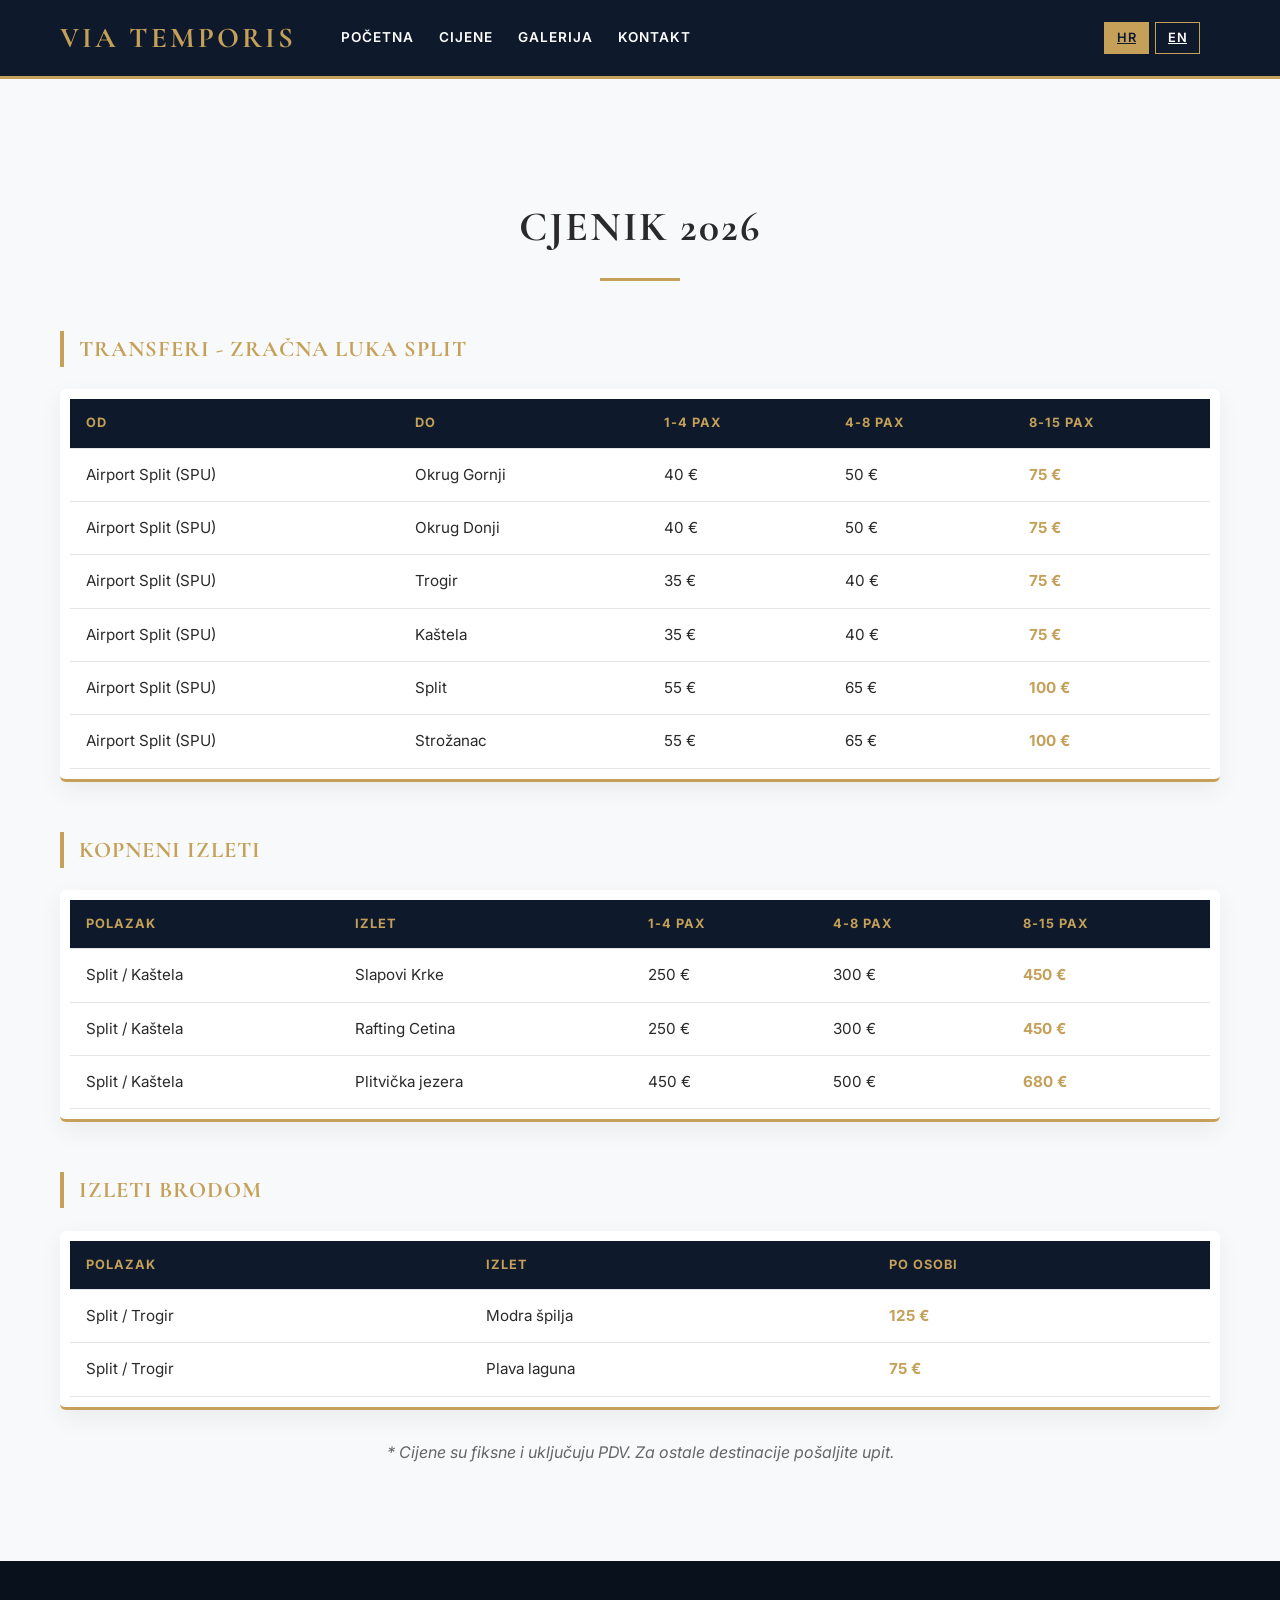
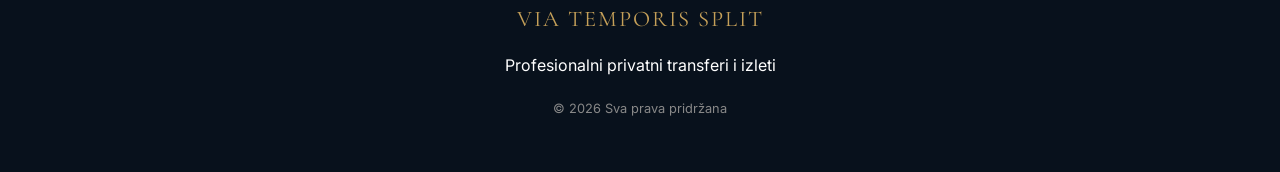
<file: cijene.html>
<!DOCTYPE html>
<html lang="hr">

<head>
    <meta charset="UTF-8">
    <meta name="viewport" content="width=device-width, initial-scale=1.0">
    <title>Cjenik | Via Temporis Split</title>
    <meta name="description"
        content="Cjenik privatnih transfera i izleta iz Splita. Aerodromski transferi, izleti na Plitvice, Krku, Cetinu, Modru špilju i Plavu lagunu.">

    <meta property="og:title" content="Cjenik | Via Temporis Split">
    <meta property="og:description" content="Fiksne cijene transfera iz Splita i izleta po Hrvatskoj.">
    <meta property="og:type" content="website">
    <meta property="og:locale" content="hr_HR">

    <!-- Hreflang -->
    <link rel="alternate" hreflang="hr" href="https://viatemporis.hr/cijene.html">
    <link rel="alternate" hreflang="en" href="https://viatemporis.hr/en/prices.html">
    <link rel="alternate" hreflang="x-default" href="https://viatemporis.hr/cijene.html">

    <link rel="stylesheet" href="css/style.css">
</head>

<body>

    <header>
        <div class="nav-container">
            <div class="logo">VIA TEMPORIS</div>

            <nav id="mobileNav">
                <a href="index.html">Početna</a>
                <a href="cijene.html">Cijene</a>
                <a href="galerija.html">Galerija</a>
                <a href="kontakt.html">Kontakt</a>
            </nav>

            <div class="lang-switcher">
                <a href="cijene.html" class="lang-btn active">HR</a>
                <a href="en/prices.html" class="lang-btn">EN</a>
            </div>

            <div class="hamburger" onclick="toggleMenu()">
                <div></div>
                <div></div>
                <div></div>
            </div>
        </div>
    </header>

    <section class="section">
        <h2 class="section-title">Cjenik 2026</h2>

        <!-- AERODROMSKI TRANSFERI -->
        <div class="price-category">
            <h3>Transferi - Zračna luka Split</h3>
            <div class="price-table-wrapper">
                <table>
                    <thead>
                        <tr>
                            <th>Od</th>
                            <th>Do</th>
                            <th>1-4 pax</th>
                            <th>4-8 pax</th>
                            <th>8-15 pax</th>
                        </tr>
                    </thead>
                    <tbody>
                        <tr>
                            <td>Airport Split (SPU)</td>
                            <td>Okrug Gornji</td>
                            <td>40 €</td>
                            <td>50 €</td>
                            <td>75 €</td>
                        </tr>
                        <tr>
                            <td>Airport Split (SPU)</td>
                            <td>Okrug Donji</td>
                            <td>40 €</td>
                            <td>50 €</td>
                            <td>75 €</td>
                        </tr>
                        <tr>
                            <td>Airport Split (SPU)</td>
                            <td>Trogir</td>
                            <td>35 €</td>
                            <td>40 €</td>
                            <td>75 €</td>
                        </tr>
                        <tr>
                            <td>Airport Split (SPU)</td>
                            <td>Kaštela</td>
                            <td>35 €</td>
                            <td>40 €</td>
                            <td>75 €</td>
                        </tr>
                        <tr>
                            <td>Airport Split (SPU)</td>
                            <td>Split</td>
                            <td>55 €</td>
                            <td>65 €</td>
                            <td>100 €</td>
                        </tr>
                        <tr>
                            <td>Airport Split (SPU)</td>
                            <td>Strožanac</td>
                            <td>55 €</td>
                            <td>65 €</td>
                            <td>100 €</td>
                        </tr>
                    </tbody>
                </table>
            </div>
        </div>

        <!-- KOPNENI IZLETI -->
        <div class="price-category">
            <h3>Kopneni izleti</h3>
            <div class="price-table-wrapper">
                <table>
                    <thead>
                        <tr>
                            <th>Polazak</th>
                            <th>Izlet</th>
                            <th>1-4 pax</th>
                            <th>4-8 pax</th>
                            <th>8-15 pax</th>
                        </tr>
                    </thead>
                    <tbody>
                        <tr>
                            <td>Split / Kaštela</td>
                            <td>Slapovi Krke</td>
                            <td>250 €</td>
                            <td>300 €</td>
                            <td>450 €</td>
                        </tr>
                        <tr>
                            <td>Split / Kaštela</td>
                            <td>Rafting Cetina</td>
                            <td>250 €</td>
                            <td>300 €</td>
                            <td>450 €</td>
                        </tr>
                        <tr>
                            <td>Split / Kaštela</td>
                            <td>Plitvička jezera</td>
                            <td>450 €</td>
                            <td>500 €</td>
                            <td>680 €</td>
                        </tr>
                    </tbody>
                </table>
            </div>
        </div>

        <!-- BRODSKI IZLETI -->
        <div class="price-category">
            <h3>Izleti brodom</h3>
            <div class="price-table-wrapper">
                <table>
                    <thead>
                        <tr>
                            <th>Polazak</th>
                            <th>Izlet</th>
                            <th>Po osobi</th>
                        </tr>
                    </thead>
                    <tbody>
                        <tr>
                            <td>Split / Trogir</td>
                            <td>Modra špilja</td>
                            <td>125 €</td>
                        </tr>
                        <tr>
                            <td>Split / Trogir</td>
                            <td>Plava laguna</td>
                            <td>75 €</td>
                        </tr>
                    </tbody>
                </table>
            </div>
        </div>

        <p class="price-note">
            * Cijene su fiksne i uključuju PDV. Za ostale destinacije pošaljite upit.
        </p>
    </section>

    <footer>
        <div class="logo-footer">VIA TEMPORIS SPLIT</div>
        <p>Profesionalni privatni transferi i izleti</p>
        <p class="copyright">&copy; 2026 Sva prava pridržana</p>
    </footer>

    <script src="js/main.js"></script>
</body>

</html>
</file>
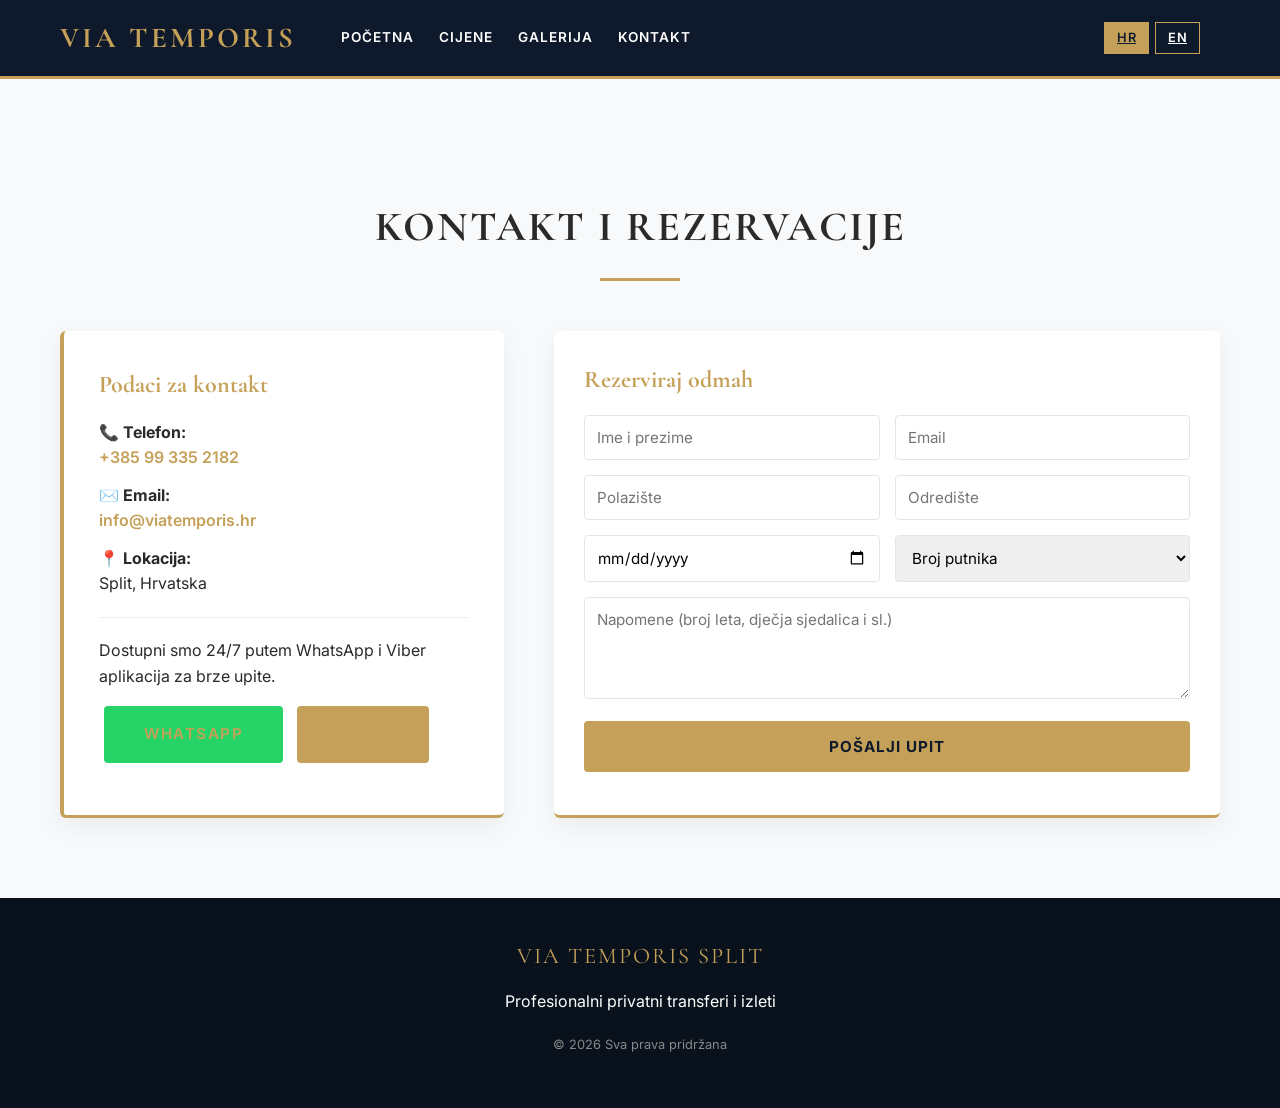
<file: kontakt.html>
<!DOCTYPE html>
<html lang="hr">

<head>
    <meta charset="UTF-8">
    <meta name="viewport" content="width=device-width, initial-scale=1.0">
    <title>Kontakt i Rezervacije | Via Temporis Split</title>
    <meta name="description"
        content="Rezervirajte privatni transfer ili izlet iz Splita — telefon, email, WhatsApp ili online forma. Dostupni 24/7.">

    <meta property="og:title" content="Kontakt | Via Temporis Split">
    <meta property="og:description"
        content="Rezervirajte privatni transfer ili izlet — dostupni 24/7 putem WhatsApp i Viber.">
    <meta property="og:type" content="website">
    <meta property="og:locale" content="hr_HR">

    <!-- Hreflang -->
    <link rel="alternate" hreflang="hr" href="https://viatemporis.hr/kontakt.html">
    <link rel="alternate" hreflang="en" href="https://viatemporis.hr/en/contact.html">
    <link rel="alternate" hreflang="x-default" href="https://viatemporis.hr/kontakt.html">

    <link rel="stylesheet" href="css/style.css">
</head>

<body>

    <header>
        <div class="nav-container">
            <div class="logo">VIA TEMPORIS</div>

            <nav id="mobileNav">
                <a href="index.html">Početna</a>
                <a href="cijene.html">Cijene</a>
                <a href="galerija.html">Galerija</a>
                <a href="kontakt.html">Kontakt</a>
            </nav>

            <div class="lang-switcher">
                <a href="kontakt.html" class="lang-btn active">HR</a>
                <a href="en/contact.html" class="lang-btn">EN</a>
            </div>

            <div class="hamburger" onclick="toggleMenu()">
                <div></div>
                <div></div>
                <div></div>
            </div>
        </div>
    </header>

    <section class="section">
        <h2 class="section-title">Kontakt i Rezervacije</h2>

        <div class="contact-wrapper">

            <!-- LIJEVO: KONTAKT INFO -->
            <div class="card contact-info">
                <h3>Podaci za kontakt</h3>

                <p>
                    <strong>📞 Telefon:</strong><br>
                    <a href="tel:+385993352182">+385 99 335 2182</a>
                </p>

                <p>
                    <strong>✉️ Email:</strong><br>
                    <a href="mailto:info@viatemporis.hr">info@viatemporis.hr</a>
                </p>

                <p>
                    <strong>📍 Lokacija:</strong><br>
                    Split, Hrvatska
                </p>

                <hr style="border: 0; border-top: 1px solid #eee; margin: 20px 0;">

                <p>Dostupni smo 24/7 putem WhatsApp i Viber aplikacija za brze upite.</p>

                <p>
                    <a href="https://wa.me/385993352182" class="cta-btn cta-whatsapp">WhatsApp</a>
                    <a href="viber://chat?number=%2B385993352182" class="cta-btn">Viber</a>
                </p>
            </div>

            <!-- DESNO: BOOKING FORMA -->
            <div class="booking-form card">
                <h3>Rezerviraj odmah</h3>

                <!--
                  Forma koristi Web3Forms (besplatno, bez backenda).
                  1) Idi na https://web3forms.com
                  2) Upiši svoj email i dobit ćeš access_key
                  3) Zalijepi key u value="..." ispod
                -->
                <form action="https://api.web3forms.com/submit" method="POST">
                    <input type="hidden" name="access_key" value="YOUR-WEB3FORMS-KEY-HERE">
                    <input type="hidden" name="subject" value="Nova rezervacija - Via Temporis">
                    <input type="hidden" name="from_name" value="Via Temporis Web (HR)">
                    <input type="checkbox" name="botcheck" style="display:none;">

                    <div class="form-row">
                        <input type="text" name="name" required placeholder="Ime i prezime">
                        <input type="email" name="email" required placeholder="Email">
                    </div>

                    <div class="form-row">
                        <input type="text" name="pickup" required placeholder="Polazište">
                        <input type="text" name="destination" required placeholder="Odredište">
                    </div>

                    <div class="form-row">
                        <input type="date" name="date" required>
                        <select name="passengers" required>
                            <option value="">Broj putnika</option>
                            <option value="1-3">1-3</option>
                            <option value="4-7">4-7 osoba (V-Class)</option>
                            <option value="8-15">8-15 osoba (2 kombija)</option>
                        </select>
                    </div>

                    <textarea name="notes" rows="4"
                        placeholder="Napomene (broj leta, dječja sjedalica i sl.)"></textarea>

                    <button type="submit">Pošalji upit</button>
                </form>
            </div>
        </div>
    </section>

    <footer>
        <div class="logo-footer">VIA TEMPORIS SPLIT</div>
        <p>Profesionalni privatni transferi i izleti</p>
        <p class="copyright">&copy; 2026 Sva prava pridržana</p>
    </footer>

    <script src="js/main.js"></script>
</body>

</html>
</file>
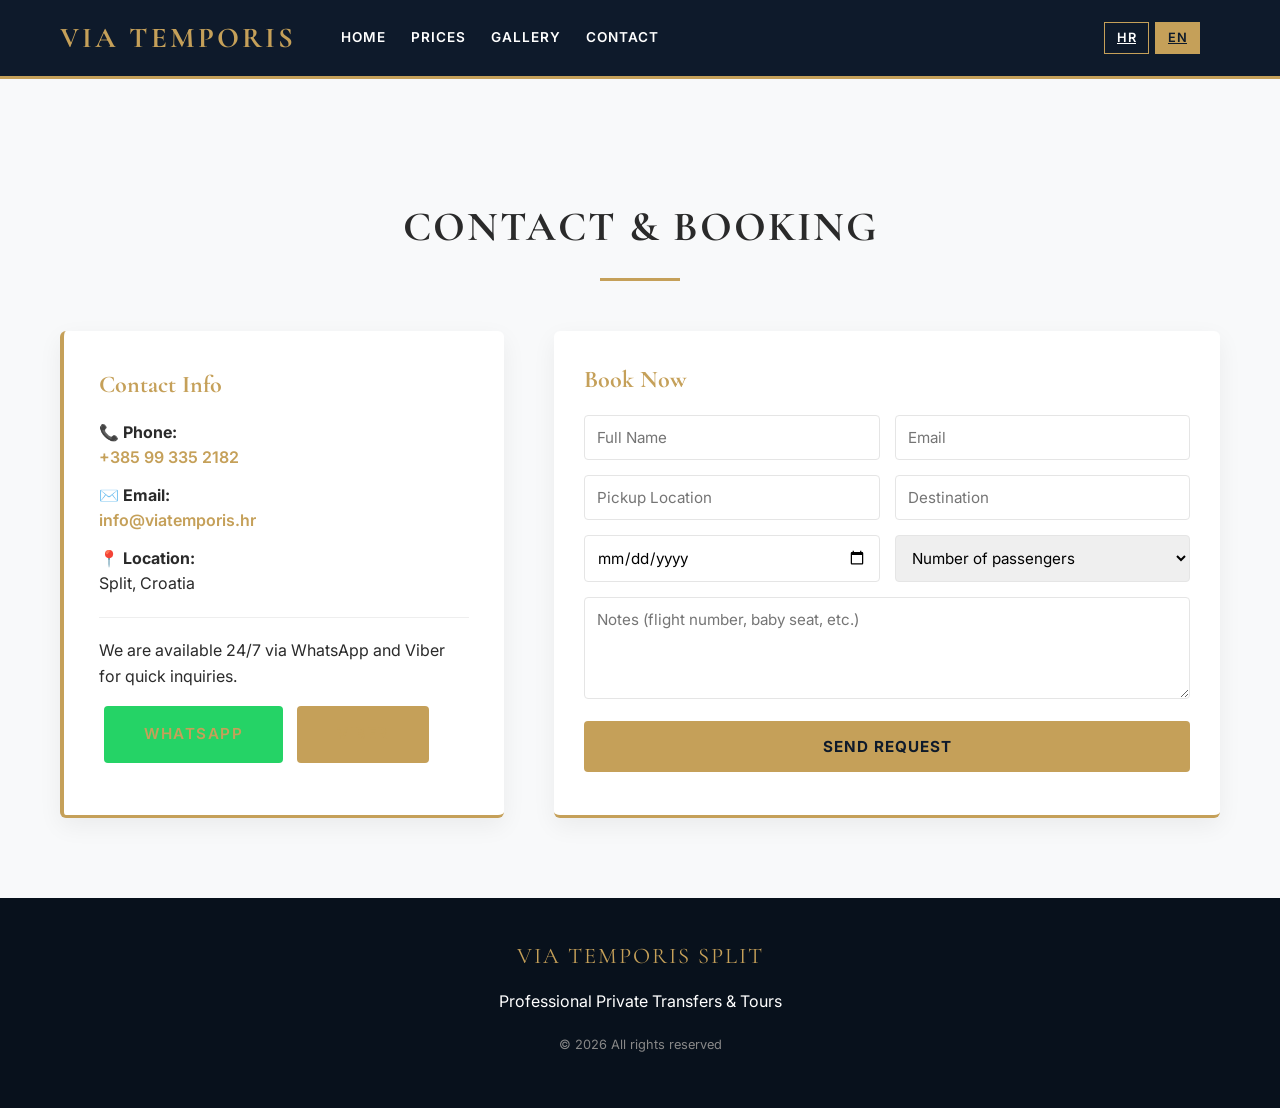
<file: en/contact.html>
<!DOCTYPE html>
<html lang="en">

<head>
    <meta charset="UTF-8">
    <meta name="viewport" content="width=device-width, initial-scale=1.0">
    <title>Contact &amp; Booking | Via Temporis Split</title>
    <meta name="description"
        content="Book your private transfer or tour from Split — phone, email, WhatsApp or online form. Available 24/7.">

    <meta property="og:title" content="Contact | Via Temporis Split">
    <meta property="og:description" content="Book a private transfer or tour — available 24/7 via WhatsApp and Viber.">
    <meta property="og:type" content="website">
    <meta property="og:locale" content="en_US">

    <!-- Hreflang -->
    <link rel="alternate" hreflang="hr" href="https://viatemporis.hr/kontakt.html">
    <link rel="alternate" hreflang="en" href="https://viatemporis.hr/en/contact.html">
    <link rel="alternate" hreflang="x-default" href="https://viatemporis.hr/kontakt.html">

    <link rel="stylesheet" href="../css/style.css">
</head>

<body>

    <header>
        <div class="nav-container">
            <div class="logo">VIA TEMPORIS</div>

            <nav id="mobileNav">
                <a href="index.html">Home</a>
                <a href="prices.html">Prices</a>
                <a href="gallery.html">Gallery</a>
                <a href="contact.html">Contact</a>
            </nav>

            <div class="lang-switcher">
                <a href="../kontakt.html" class="lang-btn">HR</a>
                <a href="contact.html" class="lang-btn active">EN</a>
            </div>

            <div class="hamburger" onclick="toggleMenu()">
                <div></div>
                <div></div>
                <div></div>
            </div>
        </div>
    </header>

    <section class="section">
        <h2 class="section-title">Contact &amp; Booking</h2>

        <div class="contact-wrapper">

            <!-- LEFT: CONTACT INFO -->
            <div class="card contact-info">
                <h3>Contact Info</h3>

                <p>
                    <strong>📞 Phone:</strong><br>
                    <a href="tel:+385993352182">+385 99 335 2182</a>
                </p>

                <p>
                    <strong>✉️ Email:</strong><br>
                    <a href="mailto:info@viatemporis.hr">info@viatemporis.hr</a>
                </p>

                <p>
                    <strong>📍 Location:</strong><br>
                    Split, Croatia
                </p>

                <hr style="border: 0; border-top: 1px solid #eee; margin: 20px 0;">

                <p>We are available 24/7 via WhatsApp and Viber for quick inquiries.</p>

                <p>
                    <a href="https://wa.me/385993352182" class="cta-btn cta-whatsapp">WhatsApp</a>
                    <a href="viber://chat?number=%2B385993352182" class="cta-btn">Viber</a>
                </p>
            </div>

            <!-- RIGHT: BOOKING FORM -->
            <div class="booking-form card">
                <h3>Book Now</h3>

                <!--
                  Form uses Web3Forms (free, no backend required).
                  1) Go to https://web3forms.com
                  2) Enter your email to get an access_key
                  3) Paste it into value="..." below
                -->
                <form action="https://api.web3forms.com/submit" method="POST">
                    <input type="hidden" name="access_key" value="YOUR-WEB3FORMS-KEY-HERE">
                    <input type="hidden" name="subject" value="New Booking - Via Temporis">
                    <input type="hidden" name="from_name" value="Via Temporis Web (EN)">
                    <input type="checkbox" name="botcheck" style="display:none;">

                    <div class="form-row">
                        <input type="text" name="name" required placeholder="Full Name">
                        <input type="email" name="email" required placeholder="Email">
                    </div>

                    <div class="form-row">
                        <input type="text" name="pickup" required placeholder="Pickup Location">
                        <input type="text" name="destination" required placeholder="Destination">
                    </div>

                    <div class="form-row">
                        <input type="date" name="date" required>
                        <select name="passengers" required>
                            <option value="">Number of passengers</option>
                            <option value="1-3">1-3</option>
                            <option value="4-7">4-7 persons (V-Class)</option>
                            <option value="8-15">8-15 persons (2 vans)</option>
                        </select>
                    </div>

                    <textarea name="notes" rows="4" placeholder="Notes (flight number, baby seat, etc.)"></textarea>

                    <button type="submit">Send Request</button>
                </form>
            </div>
        </div>
    </section>

    <footer>
        <div class="logo-footer">VIA TEMPORIS SPLIT</div>
        <p>Professional Private Transfers &amp; Tours</p>
        <p class="copyright">&copy; 2026 All rights reserved</p>
    </footer>

    <script src="../js/main.js"></script>
</body>

</html>
</file>
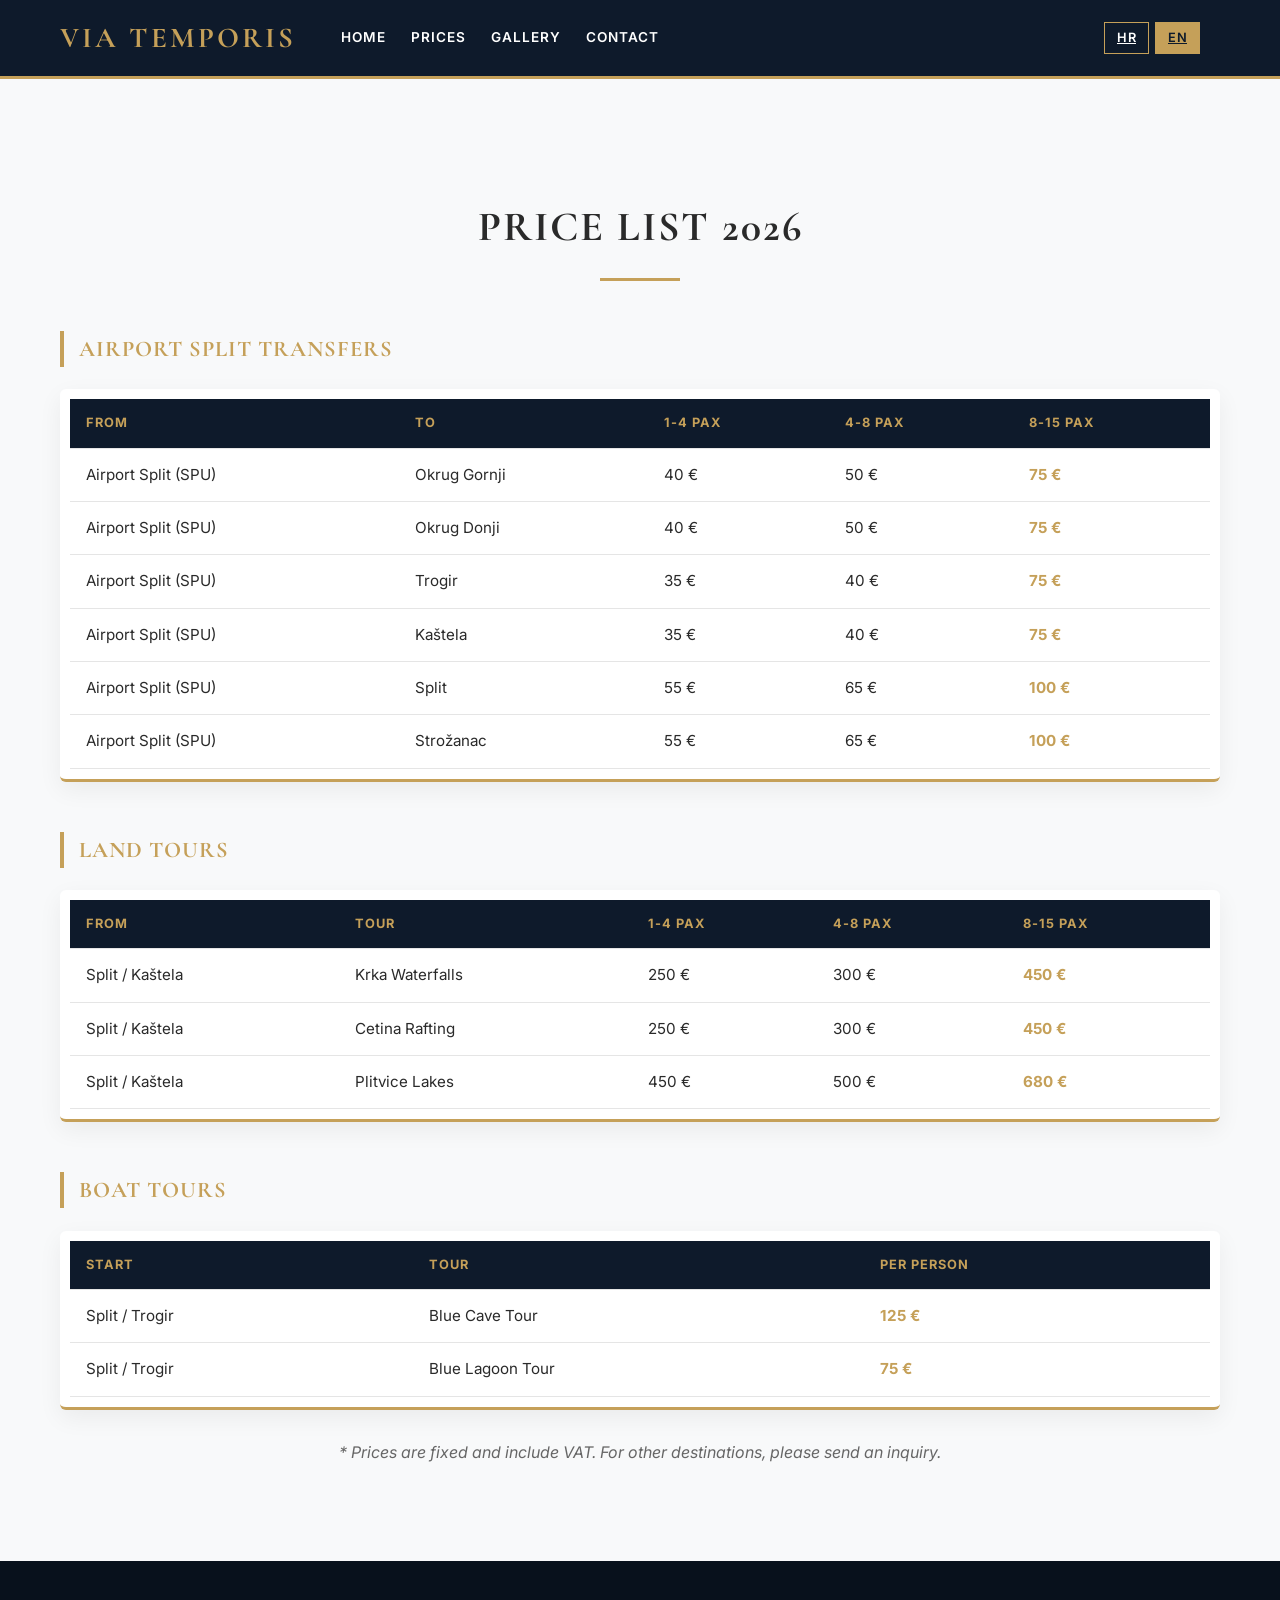
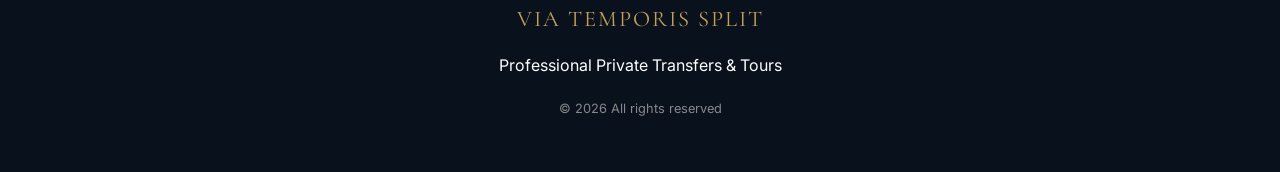
<file: en/prices.html>
<!DOCTYPE html>
<html lang="en">
<head>
    <meta charset="UTF-8">
    <meta name="viewport" content="width=device-width, initial-scale=1.0">
    <title>Prices | Via Temporis Split</title>
    <meta name="description" content="Price list for private transfers and excursions from Split. Airport transfers, day tours to Plitvice, Krka, Cetina rafting, Blue Cave and Blue Lagoon.">

    <meta property="og:title" content="Prices | Via Temporis Split">
    <meta property="og:description" content="Fixed prices for transfers from Split and tours across Croatia.">
    <meta property="og:type" content="website">
    <meta property="og:locale" content="en_US">

    <!-- Hreflang -->
    <link rel="alternate" hreflang="hr" href="https://viatemporis.hr/cijene.html">
    <link rel="alternate" hreflang="en" href="https://viatemporis.hr/en/prices.html">
    <link rel="alternate" hreflang="x-default" href="https://viatemporis.hr/cijene.html">

    <link rel="stylesheet" href="../css/style.css">
</head>
<body>

    <header>
        <div class="nav-container">
            <div class="logo">VIA TEMPORIS</div>

            <nav id="mobileNav">
                <a href="index.html">Home</a>
                <a href="prices.html">Prices</a>
                <a href="gallery.html">Gallery</a>
                <a href="contact.html">Contact</a>
            </nav>

            <div class="lang-switcher">
                <a href="../cijene.html" class="lang-btn">HR</a>
                <a href="prices.html" class="lang-btn active">EN</a>
            </div>

            <div class="hamburger" onclick="toggleMenu()">
                <div></div><div></div><div></div>
            </div>
        </div>
    </header>

    <section class="section">
        <h2 class="section-title">Price List 2026</h2>

        <!-- AIRPORT TRANSFERS -->
        <div class="price-category">
            <h3>Airport Split Transfers</h3>
            <div class="price-table-wrapper">
                <table>
                    <thead>
                        <tr>
                            <th>From</th>
                            <th>To</th>
                            <th>1-4 pax</th>
                            <th>4-8 pax</th>
                            <th>8-15 pax</th>
                        </tr>
                    </thead>
                    <tbody>
                        <tr><td>Airport Split (SPU)</td><td>Okrug Gornji</td><td>40 €</td><td>50 €</td><td>75 €</td></tr>
                        <tr><td>Airport Split (SPU)</td><td>Okrug Donji</td><td>40 €</td><td>50 €</td><td>75 €</td></tr>
                        <tr><td>Airport Split (SPU)</td><td>Trogir</td><td>35 €</td><td>40 €</td><td>75 €</td></tr>
                        <tr><td>Airport Split (SPU)</td><td>Kaštela</td><td>35 €</td><td>40 €</td><td>75 €</td></tr>
                        <tr><td>Airport Split (SPU)</td><td>Split</td><td>55 €</td><td>65 €</td><td>100 €</td></tr>
                        <tr><td>Airport Split (SPU)</td><td>Strožanac</td><td>55 €</td><td>65 €</td><td>100 €</td></tr>
                    </tbody>
                </table>
            </div>
        </div>

        <!-- LAND TOURS -->
        <div class="price-category">
            <h3>Land Tours</h3>
            <div class="price-table-wrapper">
                <table>
                    <thead>
                        <tr>
                            <th>From</th>
                            <th>Tour</th>
                            <th>1-4 pax</th>
                            <th>4-8 pax</th>
                            <th>8-15 pax</th>
                        </tr>
                    </thead>
                    <tbody>
                        <tr><td>Split / Kaštela</td><td>Krka Waterfalls</td><td>250 €</td><td>300 €</td><td>450 €</td></tr>
                        <tr><td>Split / Kaštela</td><td>Cetina Rafting</td><td>250 €</td><td>300 €</td><td>450 €</td></tr>
                        <tr><td>Split / Kaštela</td><td>Plitvice Lakes</td><td>450 €</td><td>500 €</td><td>680 €</td></tr>
                    </tbody>
                </table>
            </div>
        </div>

        <!-- BOAT TOURS -->
        <div class="price-category">
            <h3>Boat Tours</h3>
            <div class="price-table-wrapper">
                <table>
                    <thead>
                        <tr>
                            <th>Start</th>
                            <th>Tour</th>
                            <th>Per person</th>
                        </tr>
                    </thead>
                    <tbody>
                        <tr><td>Split / Trogir</td><td>Blue Cave Tour</td><td>125 €</td></tr>
                        <tr><td>Split / Trogir</td><td>Blue Lagoon Tour</td><td>75 €</td></tr>
                    </tbody>
                </table>
            </div>
        </div>

        <p class="price-note">
            * Prices are fixed and include VAT. For other destinations, please send an inquiry.
        </p>
    </section>

    <footer>
        <div class="logo-footer">VIA TEMPORIS SPLIT</div>
        <p>Professional Private Transfers &amp; Tours</p>
        <p class="copyright">&copy; 2026 All rights reserved</p>
    </footer>

    <script src="../js/main.js"></script>
</body>
</html>
</file>
<file: css/style.css>
/* =========================================================
   VIA TEMPORIS — Main Stylesheet
   Premium Private Transfers & Tours, Split
   ---------------------------------------------------------
   Struktura:
     1. Tokens (CSS varijable)
     2. Base / Reset
     3. Header & Navigation
     4. Language switcher + hamburger
     5. Hero
     6. Buttons & CTA
     7. Sections & section titles
     8. Features grid (Why Choose Us)
     9. Card grid (Destinations / Fleet)
    10. Prices page (cijene.html)
    11. Contact page (kontakt.html)
    12. Gallery page (galerija.html)
    13. Footer
   ========================================================= */

@import url('https://fonts.googleapis.com/css2?family=Cormorant+Garamond:wght@500;700&family=Inter:wght@400;600;700&display=swap');

/* ---------- 1. Tokens ---------- */
:root {
    --primary-gold: #c5a059;
    --gold-soft: #d4b87a;
    --dark-bg: #0e1a2b;
    --darker-bg: #08111c;
    --light-bg: #f8f9fa;
    --white: #ffffff;
    --text-dark: #2a2a2a;
    --text-muted: #666;
    --border-soft: #e5e5e5;
}

/* ---------- 2. Base ---------- */
* {
    box-sizing: border-box;
}

body {
    font-family: 'Inter', sans-serif;
    margin: 0;
    padding: 0;
    line-height: 1.6;
    color: var(--text-dark);
    background-color: var(--light-bg);
}

h1,
h2,
h3 {
    font-family: 'Cormorant Garamond', serif;
    font-weight: 700;
}

img {
    max-width: 100%;
    height: auto;
    display: block;
}

a {
    color: var(--primary-gold);
}

/* ---------- 3. Header & Navigation ---------- */
header {
    background: var(--dark-bg);
    color: var(--white);
    padding: 15px 0;
    position: sticky;
    top: 0;
    z-index: 1000;
    border-bottom: 3px solid var(--primary-gold);
}

.nav-container {
    max-width: 1200px;
    margin: 0 auto;
    display: flex;
    justify-content: space-between;
    align-items: center;
    padding: 0 20px;
    gap: 20px;
}

.logo {
    font-family: 'Cormorant Garamond', serif;
    font-size: 1.8rem;
    font-weight: 700;
    color: var(--primary-gold);
    letter-spacing: 3px;
}

nav {
    display: flex;
    align-items: center;
}

nav a {
    color: var(--white);
    text-decoration: none;
    margin-left: 25px;
    font-weight: 600;
    font-size: 0.85rem;
    text-transform: uppercase;
    letter-spacing: 1px;
    transition: color 0.3s;
}

nav a:hover {
    color: var(--primary-gold);
}

/* ---------- 4. Language switcher + hamburger ---------- */
.lang-switcher {
    display: flex;
    align-items: center;
    gap: 6px;
    margin-left: auto;
    margin-right: 20px;
}

.lang-btn {
    background: transparent;
    border: 1px solid var(--primary-gold);
    color: var(--white);
    padding: 5px 12px;
    font-size: 0.8rem;
    font-weight: 600;
    cursor: pointer;
    text-transform: none;
    letter-spacing: 0.5px;
    transition: all 0.3s;
}

.lang-btn.active,
.lang-btn:hover {
    background: var(--primary-gold);
    color: var(--dark-bg);
}

.hamburger {
    display: none;
    cursor: pointer;
    flex-direction: column;
    gap: 5px;
}

.hamburger div {
    width: 25px;
    height: 3px;
    background: var(--primary-gold);
    transition: 0.3s;
}

@media (max-width: 768px) {
    .hamburger {
        display: flex;
    }

    nav {
        display: none;
        position: absolute;
        top: 100%;
        left: 0;
        width: 100%;
        background: var(--dark-bg);
        flex-direction: column;
        padding: 20px 0;
        border-bottom: 3px solid var(--primary-gold);
    }

    nav.active {
        display: flex;
    }

    nav a {
        margin: 12px 25px;
        font-size: 1rem;
    }
}

/* ---------- 5. Hero ---------- */
.hero {
    min-height: 85vh;
    background:
        linear-gradient(rgba(8, 17, 28, 0.65), rgba(8, 17, 28, 0.85)),
        url('../slike/image0.jpg') center/cover no-repeat;
    display: flex;
    align-items: center;
    justify-content: center;
    color: var(--white);
    text-align: center;
    padding: 60px 20px;
}

.hero-content {
    max-width: 850px;
}

.hero h1 {
    font-size: clamp(2.2rem, 6vw, 4.2rem);
    color: var(--primary-gold);
    text-transform: uppercase;
    letter-spacing: 2px;
    margin: 0 0 20px;
    line-height: 1.1;
}

.hero .subtitle {
    font-size: clamp(1rem, 2vw, 1.3rem);
    margin: 0 0 35px;
    font-weight: 400;
    color: #e8e8e8;
}

/* ---------- 6. Buttons & CTA ---------- */
.cta-btn {
    display: inline-block;
    background: var(--primary-gold);
    color: var(--dark-bg);
    padding: 16px 40px;
    border: none;
    border-radius: 4px;
    font-size: 0.95rem;
    font-weight: 700;
    text-transform: uppercase;
    letter-spacing: 1.5px;
    text-decoration: none;
    cursor: pointer;
    transition: all 0.3s;
    margin: 5px;
}

.cta-btn:hover {
    background: var(--gold-soft);
    transform: translateY(-2px);
    box-shadow: 0 8px 20px rgba(197, 160, 89, 0.4);
}

.cta-whatsapp {
    background: #25D366;
    color: var(--white);
}

.cta-whatsapp:hover {
    background: #1ea952;
    box-shadow: 0 8px 20px rgba(37, 211, 102, 0.4);
}

button[type="submit"] {
    background: var(--primary-gold);
    color: var(--dark-bg);
    padding: 16px;
    border: none;
    border-radius: 4px;
    cursor: pointer;
    font-weight: 700;
    width: 100%;
    text-transform: uppercase;
    letter-spacing: 1px;
    transition: all 0.3s;
    font-family: inherit;
    font-size: 0.95rem;
}

button[type="submit"]:hover {
    background: var(--gold-soft);
    transform: translateY(-2px);
}

/* ---------- 7. Sections ---------- */
.section {
    padding: 80px 20px;
    max-width: 1200px;
    margin: 0 auto;
}

.section-dark {
    background: var(--dark-bg);
    color: var(--white);
}

.section-dark .section-inner {
    max-width: 1200px;
    margin: 0 auto;
    padding: 80px 20px;
}

.section-title {
    text-align: center;
    margin-bottom: 50px;
    font-size: clamp(1.8rem, 4vw, 2.6rem);
    text-transform: uppercase;
    letter-spacing: 2px;
}

.section-title::after {
    content: '';
    display: block;
    width: 80px;
    height: 3px;
    background: var(--primary-gold);
    margin: 18px auto 0;
}

/* ---------- 8. Features grid (Why Choose Us) ---------- */
.features-grid {
    display: grid;
    grid-template-columns: repeat(auto-fit, minmax(220px, 1fr));
    gap: 30px;
}

.feature {
    text-align: center;
    padding: 25px 15px;
}

.feature-icon {
    font-size: 2.5rem;
    color: var(--primary-gold);
    margin-bottom: 15px;
}

.feature h3 {
    font-size: 1.2rem;
    margin: 10px 0;
}

/* ---------- 9. Card grid (Destinations / Fleet) ---------- */
.grid {
    display: grid;
    grid-template-columns: repeat(auto-fit, minmax(300px, 1fr));
    gap: 35px;
}

.card {
    background: var(--white);
    padding: 35px;
    border-radius: 6px;
    box-shadow: 0 8px 25px rgba(0, 0, 0, 0.06);
    border-bottom: 3px solid var(--primary-gold);
    transition: transform 0.3s, box-shadow 0.3s;
}

.card:hover {
    transform: translateY(-4px);
    box-shadow: 0 14px 35px rgba(0, 0, 0, 0.1);
}

.section-dark .card {
    background: rgba(255, 255, 255, 0.04);
    color: var(--white);
    border: 1px solid rgba(197, 160, 89, 0.2);
    border-bottom: 3px solid var(--primary-gold);
}

.card h3 {
    color: var(--primary-gold);
    font-size: 1.5rem;
    margin: 0 0 15px;
}

.fleet-card {
    padding: 0;
    overflow: hidden;
}

.fleet-card img {
    width: 100%;
    height: 240px;
    object-fit: cover;
}

.fleet-card .fleet-body {
    padding: 25px 30px 30px;
}

.fleet-card h3 {
    margin-top: 0;
}

/* ---------- CTA banner ---------- */
.cta-section {
    background: linear-gradient(135deg, var(--darker-bg), var(--dark-bg));
    color: var(--white);
    text-align: center;
    padding: 60px 20px;
    border-top: 3px solid var(--primary-gold);
    border-bottom: 3px solid var(--primary-gold);
}

.cta-section h2 {
    color: var(--primary-gold);
    font-size: 2rem;
    margin: 0 0 25px;
    text-transform: uppercase;
    letter-spacing: 2px;
}

/* =========================================================
   10. PRICES PAGE (cijene.html)
   ========================================================= */
.price-category {
    margin-top: 50px;
}

.price-category h3 {
    color: var(--primary-gold);
    text-transform: uppercase;
    border-left: 4px solid var(--primary-gold);
    padding-left: 15px;
    font-size: 1.4rem;
    letter-spacing: 1px;
}

.price-table-wrapper {
    overflow-x: auto;
    background: var(--white);
    border-radius: 6px;
    box-shadow: 0 8px 25px rgba(0, 0, 0, 0.06);
    border-bottom: 3px solid var(--primary-gold);
    padding: 10px;
}

table {
    width: 100%;
    border-collapse: collapse;
    font-size: 0.95rem;
}

thead {
    background: var(--dark-bg);
}

th,
td {
    padding: 14px 16px;
    text-align: left;
    border-bottom: 1px solid var(--border-soft);
}

th {
    font-size: 0.8rem;
    text-transform: uppercase;
    letter-spacing: 1px;
    color: var(--primary-gold);
}

tbody tr:hover {
    background: rgba(197, 160, 89, 0.05);
}

td:last-child {
    font-weight: 700;
    color: var(--primary-gold);
}

.price-note {
    text-align: center;
    margin-top: 30px;
    font-style: italic;
    color: var(--text-muted);
}

@media (max-width: 600px) {
    table {
        font-size: 0.85rem;
    }

    th,
    td {
        padding: 10px;
    }
}

/* =========================================================
   11. CONTACT PAGE (kontakt.html)
   ========================================================= */
.contact-wrapper {
    display: grid;
    grid-template-columns: 1fr 1.5fr;
    gap: 50px;
}

.contact-info {
    border-left: 4px solid var(--primary-gold);
}

.contact-info p {
    margin: 12px 0;
}

.contact-info a {
    color: var(--primary-gold);
    text-decoration: none;
    font-weight: 600;
}

.contact-info a:hover {
    text-decoration: underline;
}

.booking-form {
    padding: 30px;
}

.form-row {
    display: grid;
    grid-template-columns: 1fr 1fr;
    gap: 15px;
    margin-bottom: 15px;
}

input,
select,
textarea {
    width: 100%;
    padding: 12px;
    border: 1px solid var(--border-soft);
    border-radius: 4px;
    box-sizing: border-box;
    font-family: inherit;
    font-size: 0.95rem;
    transition: border-color 0.2s;
}

input:focus,
select:focus,
textarea:focus {
    outline: none;
    border-color: var(--primary-gold);
}

textarea {
    margin-bottom: 15px;
    resize: vertical;
    min-height: 100px;
}

@media (max-width: 850px) {
    .contact-wrapper {
        grid-template-columns: 1fr;
    }
}

@media (max-width: 500px) {
    .form-row {
        grid-template-columns: 1fr;
    }
}

/* =========================================================
   12. GALLERY PAGE (galerija.html)
   ========================================================= */
.gallery-card {
    padding: 10px;
    overflow: hidden;
}

.gallery-card img {
    width: 100%;
    border-radius: 5px;
    transition: transform 0.4s ease;
}

.gallery-card:hover img {
    transform: scale(1.04);
}

.gallery-caption {
    text-align: center;
    font-weight: 600;
    margin-top: 12px;
    color: var(--text-dark);
}

/* ---------- 13. Footer ---------- */
footer {
    background: var(--darker-bg);
    color: var(--white);
    text-align: center;
    padding: 40px 20px;
}

.logo-footer {
    font-family: 'Cormorant Garamond', serif;
    color: var(--primary-gold);
    font-size: 1.4rem;
    letter-spacing: 2px;
    margin-bottom: 8px;
}

footer .copyright {
    font-size: 0.8rem;
    color: #888;
    margin-top: 20px;
}
</file>
